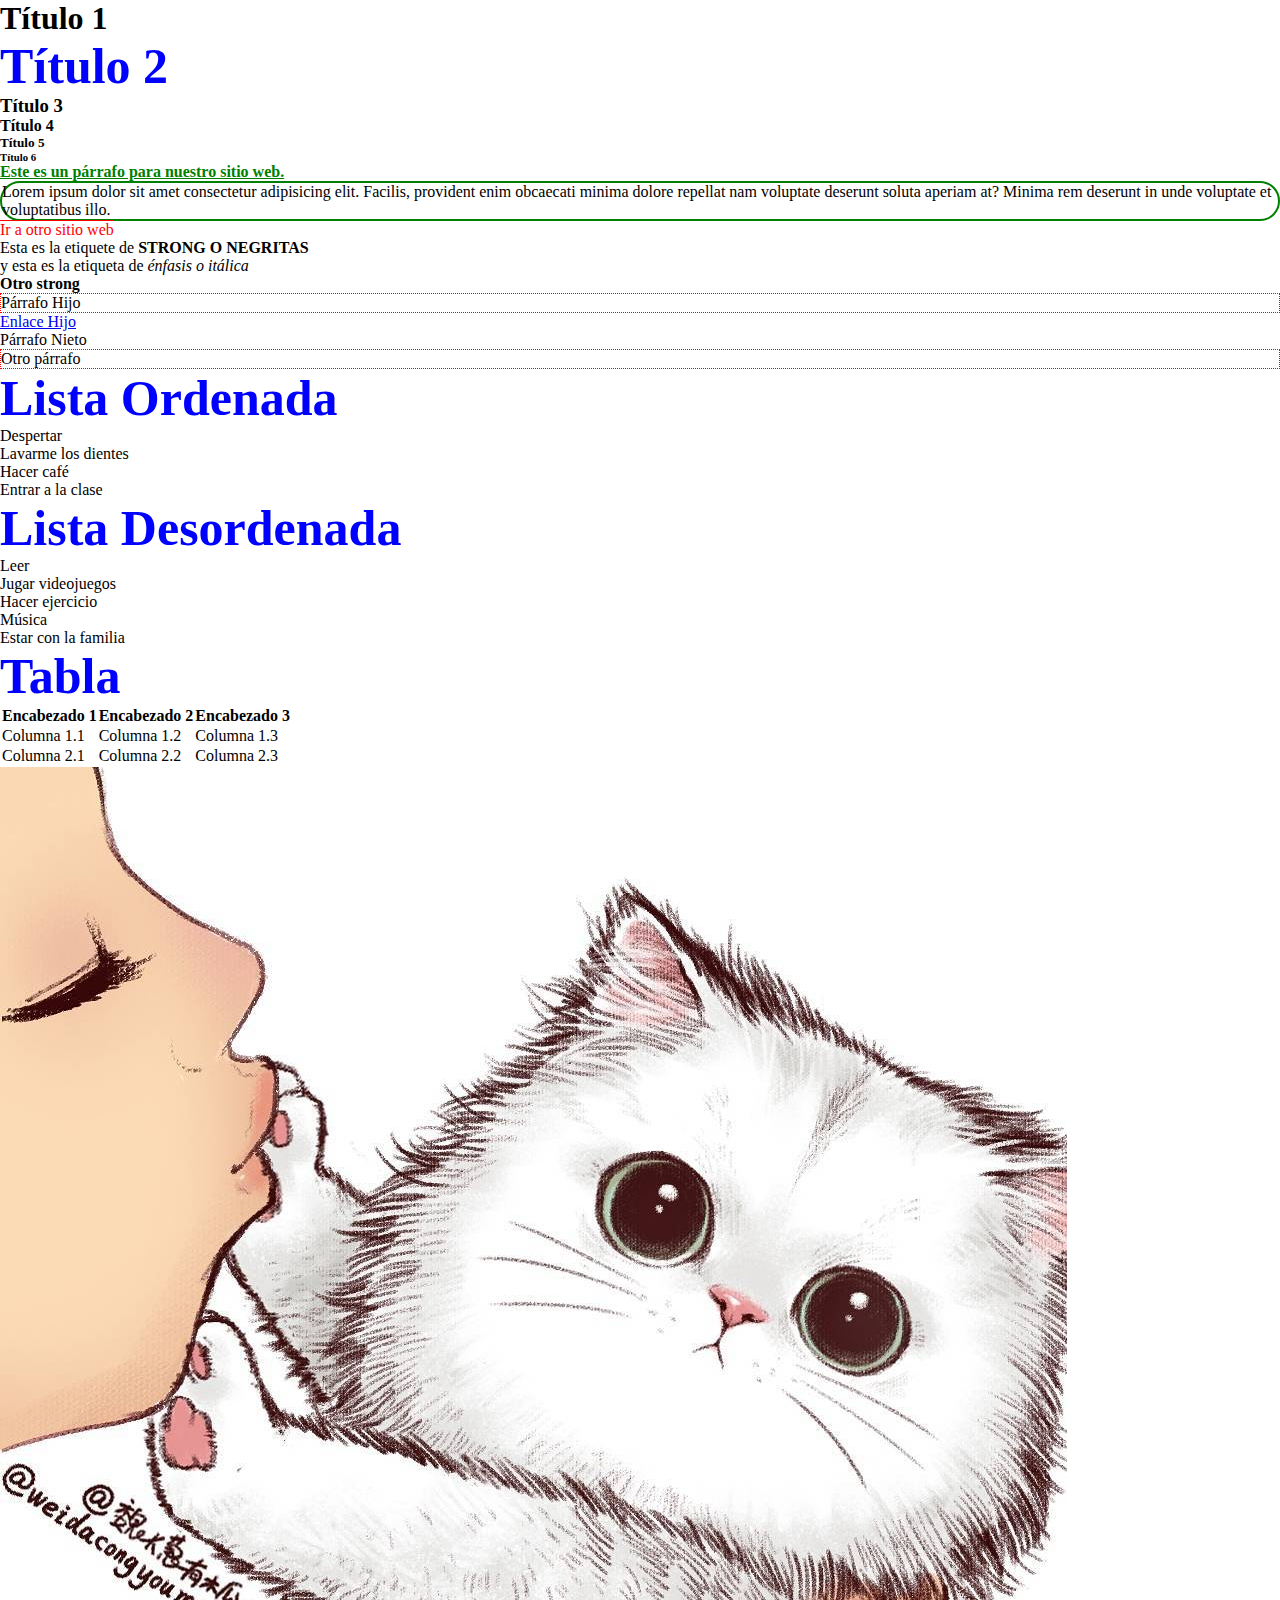
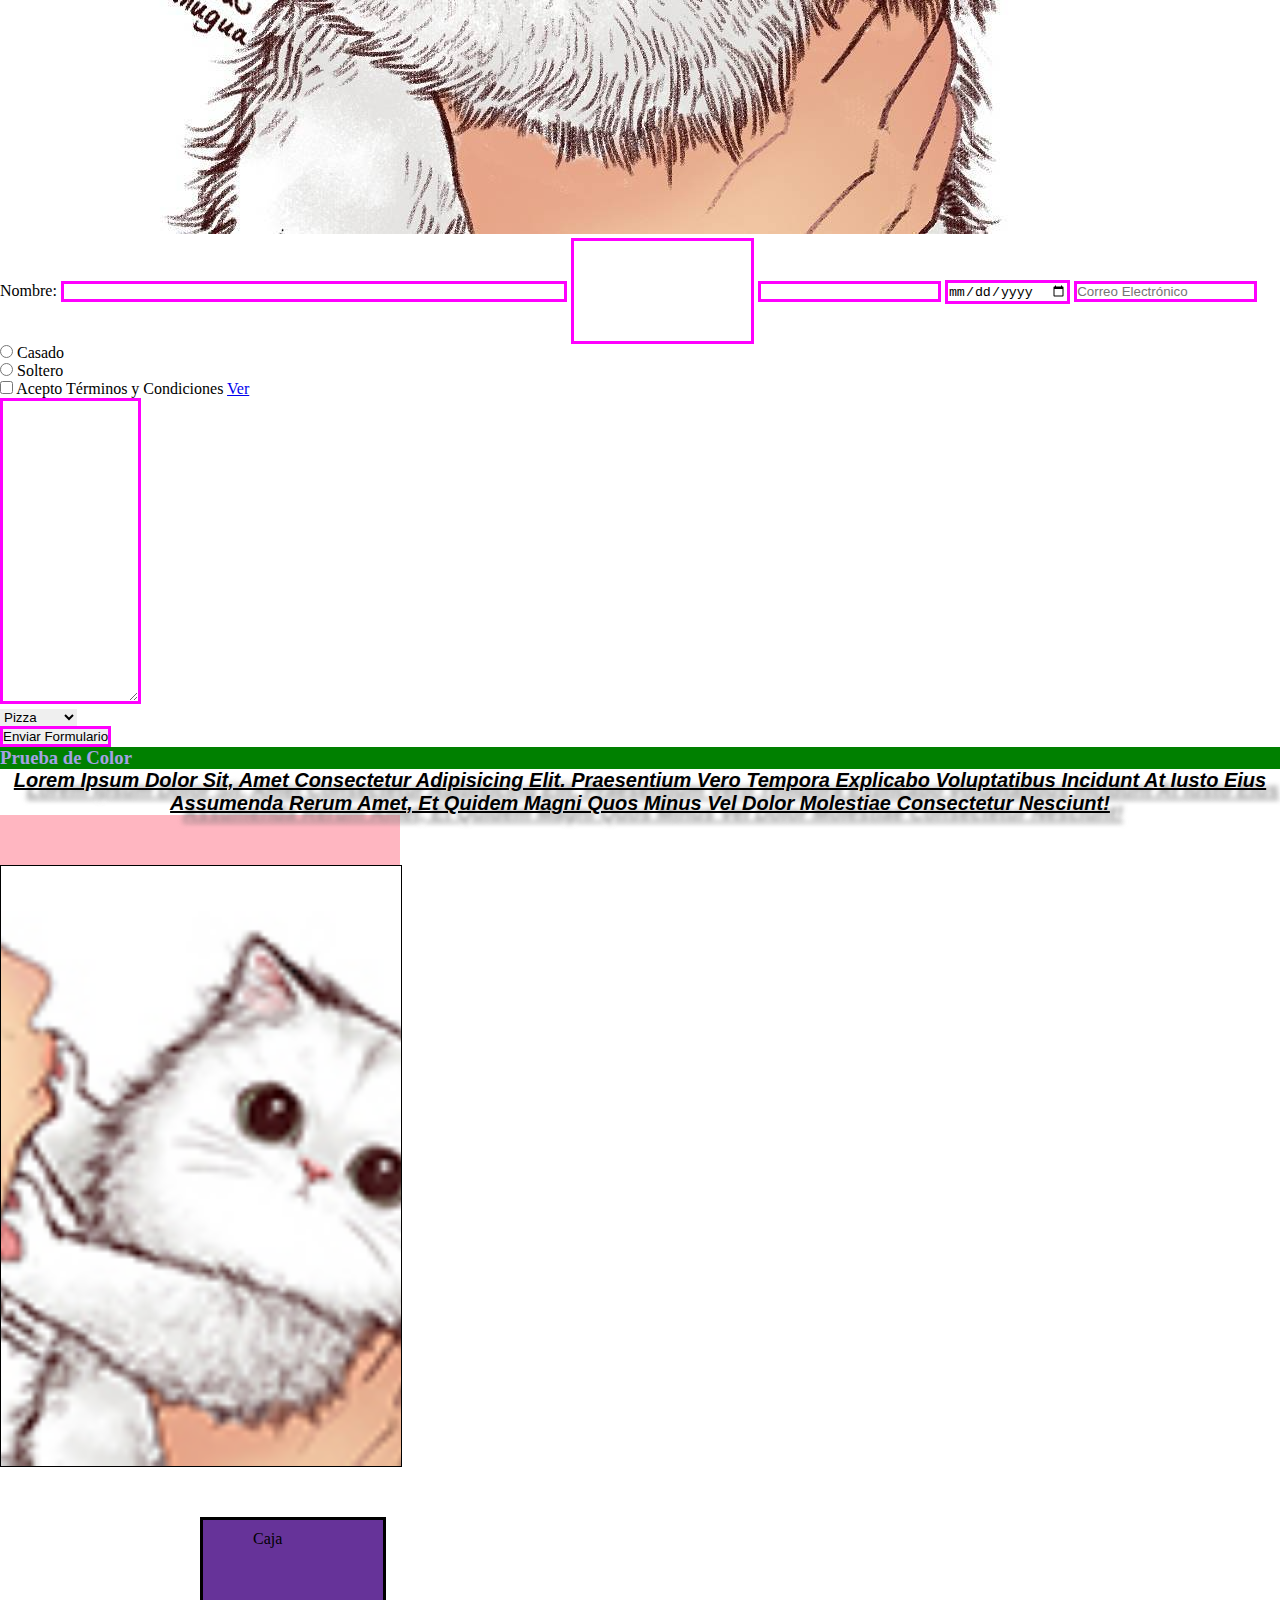
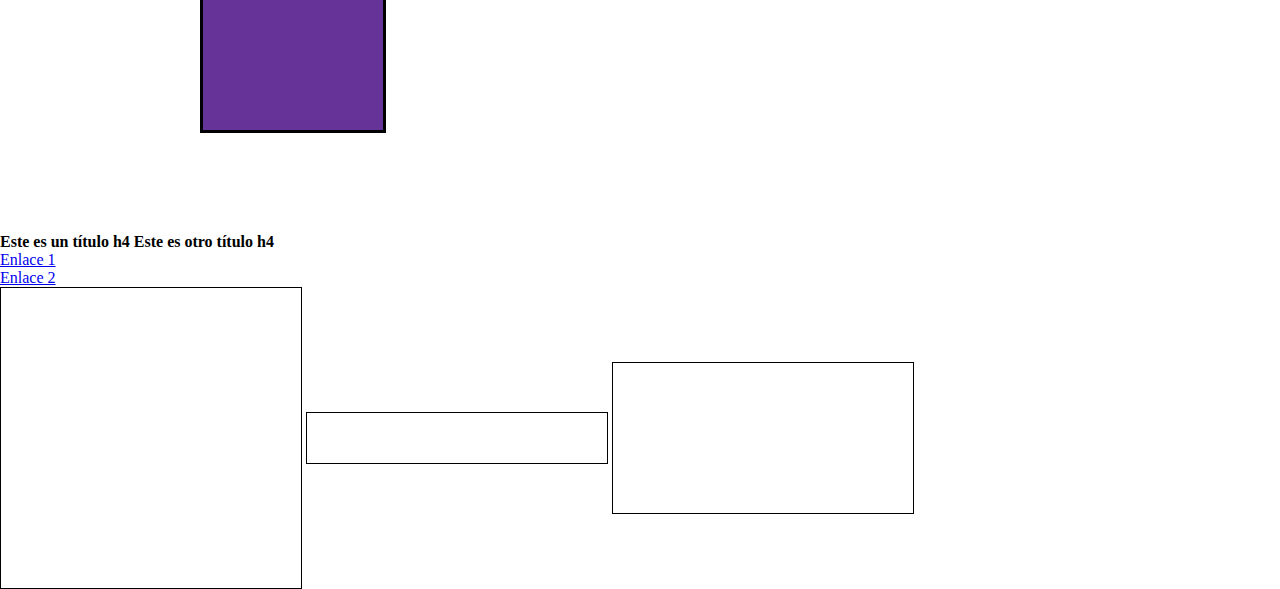
<file: 1.- intro/index.html>
<!DOCTYPE html> <!-- Documento es HTML 5 -->
<html lang="es"> <!-- Idioma español -->
<head>
    <meta charset="UTF-8"> <!-- Codificación incluye acentos, tildes, ñ, etc  -->
    <meta name="viewport" content="width=device-width, initial-scale=1.0">
    <title>Intro a HTML</title>
    <link rel="stylesheet" href="css/style.css" >
</head>
<body>
    <h1>Título 1</h1>
    <h2>Título 2</h2>
    <h3>Título 3</h3>
    <h4>Título 4</h4>
    <h5>Título 5</h5>
    <h6>Título 6</h6>

    <p id="green" class="red tacha bold">
        Este es un párrafo para nuestro sitio web.
    </p>

    <p id="parrafo_especial">
        Lorem ipsum dolor sit amet consectetur adipisicing elit. Facilis, provident enim obcaecati minima dolore repellat nam voluptate deserunt soluta aperiam at? Minima rem deserunt in unde voluptate et voluptatibus illo.
    </p>

    <a class="red" href="http://google.com">Ir a otro sitio web</a>

    <p>
        Esta es la etiquete de <strong>strong o negritas</strong> <br> y esta es la etiqueta de <em>énfasis o itálica</em>
    </p>
    <strong>Otro strong</strong>

    <div class="container">
        <p>Párrafo Hijo</p>
        <a href="#">Enlace Hijo</a>
        <div>
            <p>Párrafo Nieto</p>
        </div>
        <p>Otro párrafo</p>
    </div>
    <div class="tacha">
        <div class="abc"></div>
    </div>

    <h2>Lista Ordenada</h2>
    <ol>
        <li>Despertar</li>
        <li>Lavarme los dientes</li>
        <li>Hacer café</li>
        <li>Entrar a la clase</li>
    </ol>

    <h2>Lista Desordenada</h2>
    <ul>
        <li>Leer</li>
        <li>Jugar videojuegos</li>
        <li>Hacer ejercicio</li>
        <li>Música</li>
        <li>Estar con la familia</li>
    </ul>

    <h2>Tabla</h2>
    <table>
        <thead> <!-- Encabezado de Tabla -->
            <tr>
                <th>Encabezado 1</th> <!-- Celda del encabezado -->
                <th>Encabezado 2</th>
                <th>Encabezado 3</th>
            </tr>
        </thead>
        <tbody>
            <tr>
                <td>Columna 1.1</td>
                <td>Columna 1.2</td>
                <td>Columna 1.3</td>
            </tr>
            <tr>
                <td>Columna 2.1</td>
                <td>Columna 2.2</td>
                <td>Columna 2.3</td>
            </tr>
        </tbody>
    </table>

    <img src="images/gatito.jpg" alt="Imagen de un Gatito" >

    <div></div>

    <form action="/url-a-la-que-mandamos" method="post" >
        <div>
            <label>Nombre:</label>
            <input type="text" name="nombre" maxlength="10">
            <input type="number" name="numero" >
            <input type="password" name="contra" >
            <input type="date" name="fecha" >
            <input type="email" name="correo" placeholder="Correo Electrónico" >
        </div>
        <div>
            <input type="radio" name="estado_civil" value="casado" id="id_casado" >
            <label for="id_casado">Casado</label><br>
            <input type="radio" name="estado_civil" value="soltero" id="id_soltero" >
            <label for="id_soltero">Soltero</label>
        </div>
        <div>
            <input type="checkbox" name="terminos_condiciones" id="terminos" >
            <label for="terminos">
                Acepto Términos y Condiciones 
                <a href="www.google.com">Ver</a> 
            </label>
        </div>
        <div>
            <textarea name="comentario" cols="15" rows="20" ></textarea>
        </div>
        <div>
            <select name="comida">
                <option>Pizza</option>
                <option>Sushi</option>
                <option>Lasaña</option>
                <option>Pollo Frio</option>
                <option>Tacos</option>
            </select>
        </div>
        <div>
            <input type="submit" value="Enviar Formulario">
        </div>
    </form>
    <h3 class="color">Prueba de Color</h3>
    <p id="texto">
        Lorem ipsum dolor sit, amet consectetur adipisicing elit. Praesentium vero tempora explicabo voluptatibus incidunt at iusto eius assumenda rerum amet, et quidem magni quos minus vel dolor molestiae consectetur nesciunt!
    </p>
    <div class="tamano"></div>
    <div class="background"></div>
    <div id="box_model">
        Caja
    </div>

    <h4 class="inline" >Este es un título h4</h4>
    <h4 class="inline" >Este es otro título h4</h4>

    <a href="#" class="block">Enlace 1</a>
    <a href="#" class="block">Enlace 2</a>

    <div id="div1" class="inline-block" ></div>
    <div id="div2" class="inline-block" ></div>
    <div id="div3" class="inline-block" ></div>


</body>
</html>
</file>
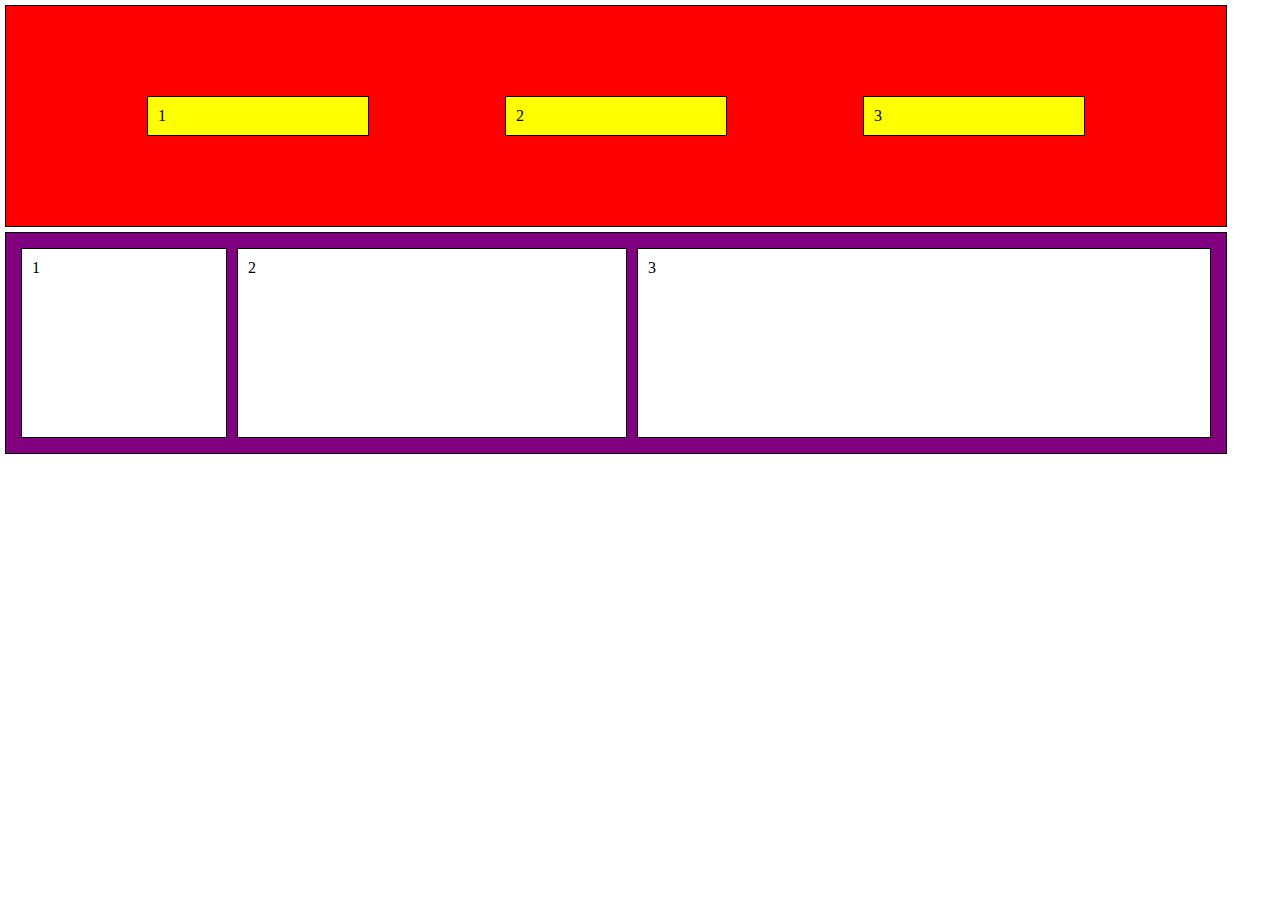
<file: 3.- Flex/index.html>
<!DOCTYPE html>
<html lang="en">
<head>
    <meta charset="UTF-8">
    <meta name="viewport" content="width=device-width, initial-scale=1.0">
    <title>Práctica de Flex</title>
    <link rel="stylesheet" href="css/style.css">
</head>
<body>
    <div class="container1">
        <div class="s1">
            1
        </div>
        <div class="s2">
            2
        </div>
        <div class="s3">
            3
        </div>
        <!--div class="s3">
            4
        </div>
        <div class="s3">
            5
        </div>
        <div class="s3">
            6
        </div>
        <div class="s3">
            7
        </div>
        <div class="s3">
            8
        </div-->
    </div>
    <div class="container2">
        <div class="section1">
            1
        </div>
        <div class="section2">
            2
        </div>
        <div class="section3">
            3
        </div>
    </div>
</body>
</html>
</file>
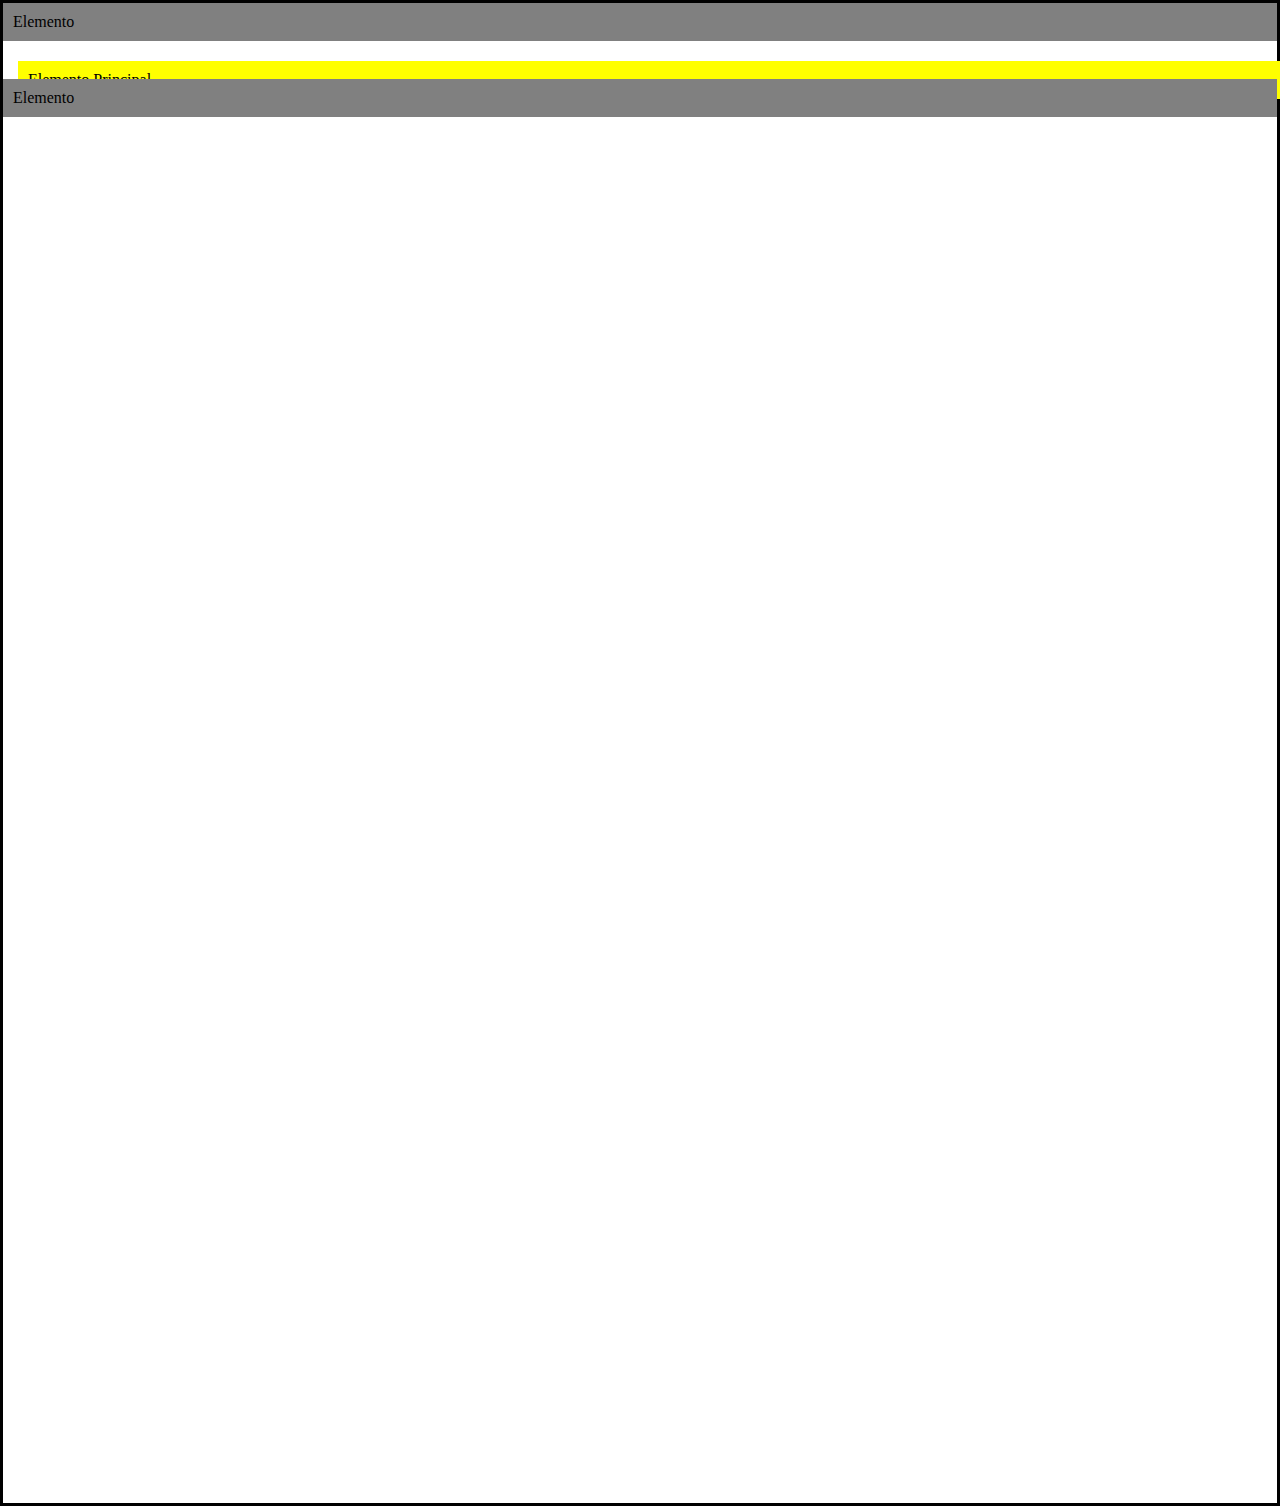
<file: 4.- Position/index.html>
<!DOCTYPE html>
<html lang="en">
<head>
    <meta charset="UTF-8">
    <meta name="viewport" content="width=device-width, initial-scale=1.0">
    <title>Práctica de Posiciones</title>
    <link rel="stylesheet" href="css/style.css" >
</head>
<body>
    <div class="container">
        <div class="element">Elemento</div>
        <div class="main-element">Elemento Principal</div>
        <div class="element">Elemento</div>
    </div>
</body>
</html>
</file>
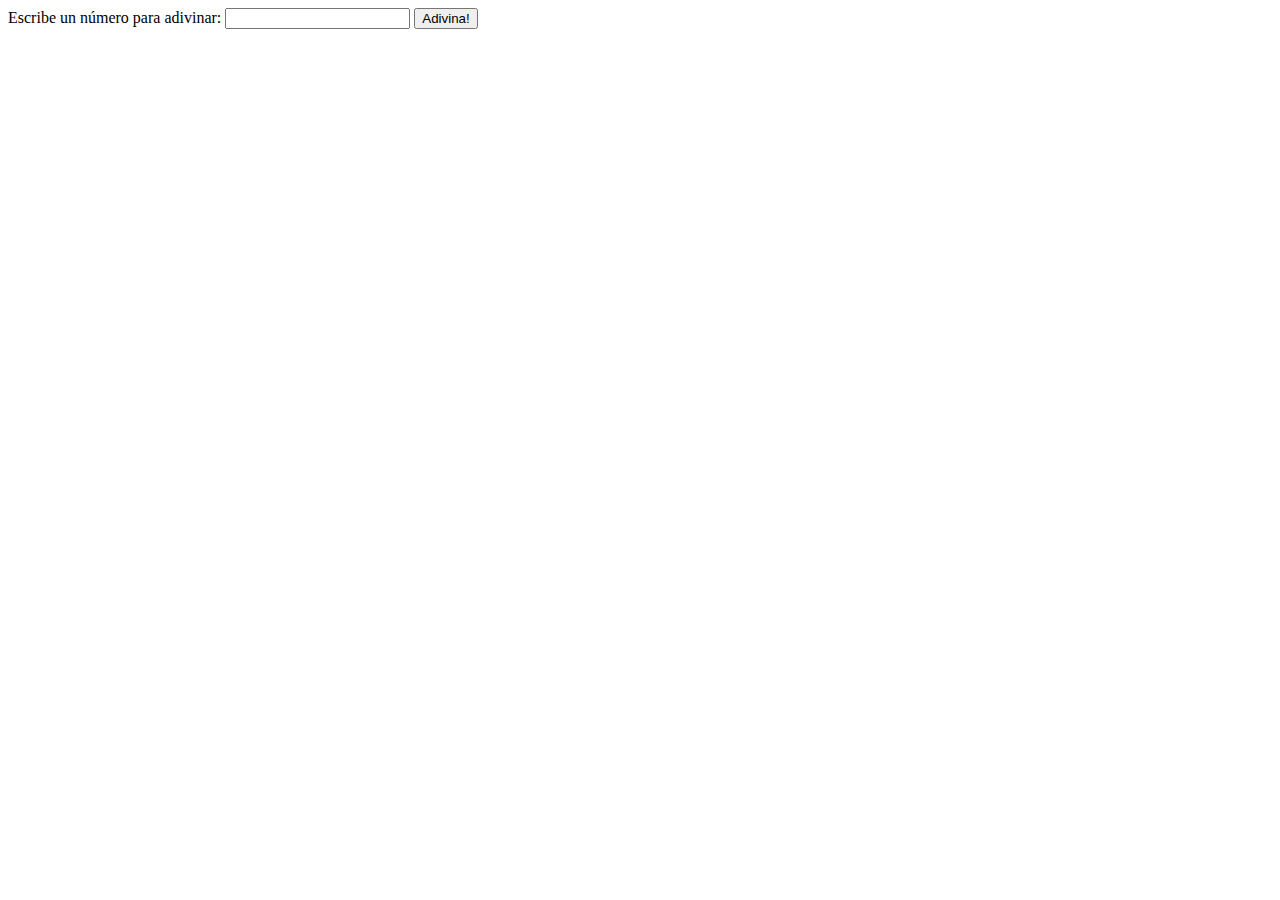
<file: 5.- Javascript/adivina-num/index.html>
<!DOCTYPE html>
<html lang="en">
<head>
    <meta charset="UTF-8">
    <meta name="viewport" content="width=device-width, initial-scale=1.0">
    <title>Desafío Adivina el número</title>
</head>
<body>
    <div>
        <label>Escribe un número para adivinar:</label>
        <input type="text" id="numero" >
        <button onclick="adivina_numero()">Adivina!</button>
        <div class="resultados"></div>
    </div>
    <script src="script.js" ></script>
</body>
</html>
</file>
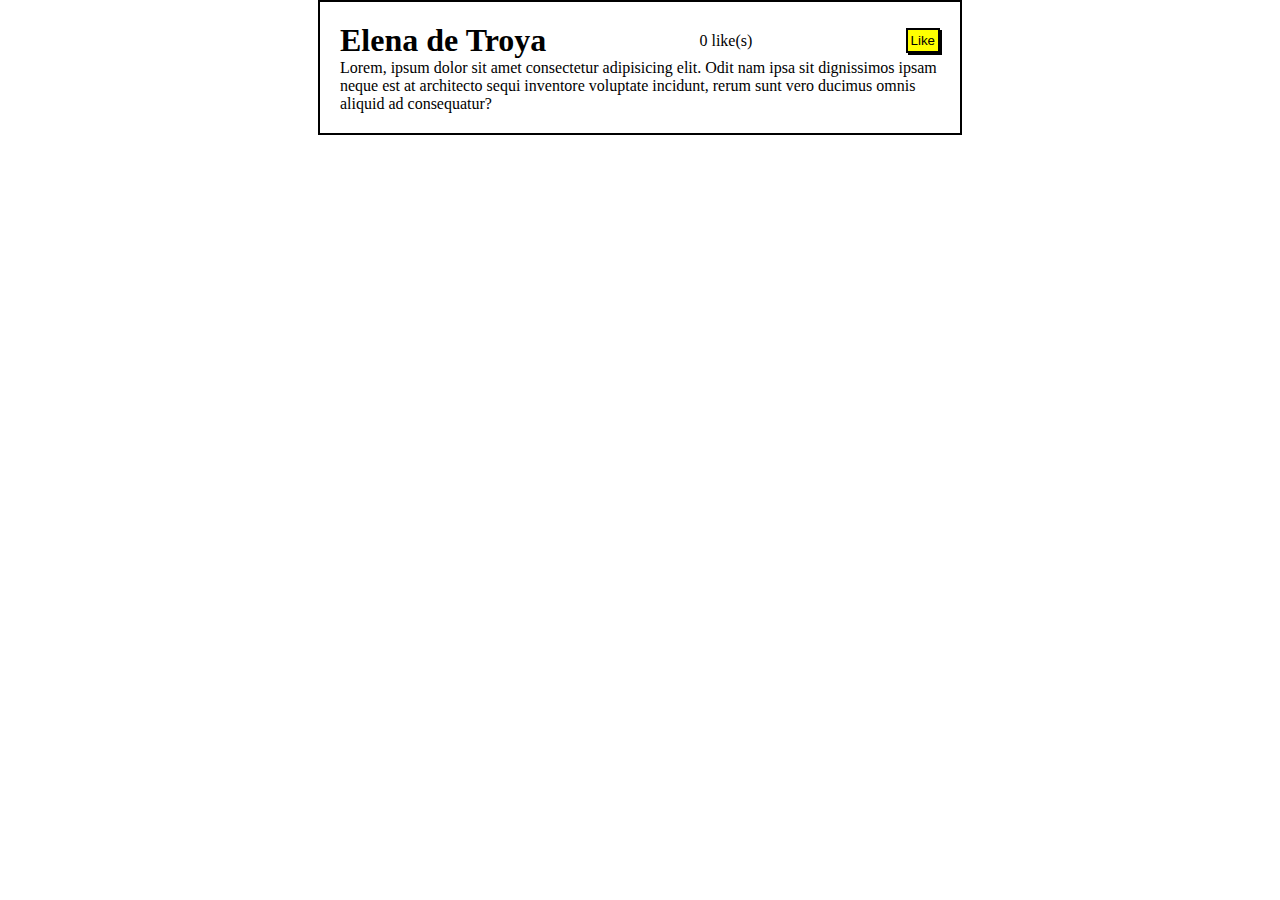
<file: 5.- Javascript/me-gusta/index.html>
<!DOCTYPE html>
<html lang="en">
<head>
    <meta charset="UTF-8">
    <meta name="viewport" content="width=device-width, initial-scale=1.0">
    <title>Me gusta - Parte 1</title>
    <link rel="stylesheet" href="style.css">
</head>
<body>
    <div class="container">
        <div class="row">
            <h1>Elena de Troya</h1>
            <p>
                <span id="numero">0</span> like(s)
            </p>
            <button onclick="me_gusta()">Like</button>
        </div>
        <p>
            Lorem, ipsum dolor sit amet consectetur adipisicing elit. Odit nam ipsa sit dignissimos ipsam neque est at architecto sequi inventore voluptate incidunt, rerum sunt vero ducimus omnis aliquid ad consequatur?
        </p>
    </div>
    <script src="script.js" ></script>
</body>
</html>
</file>
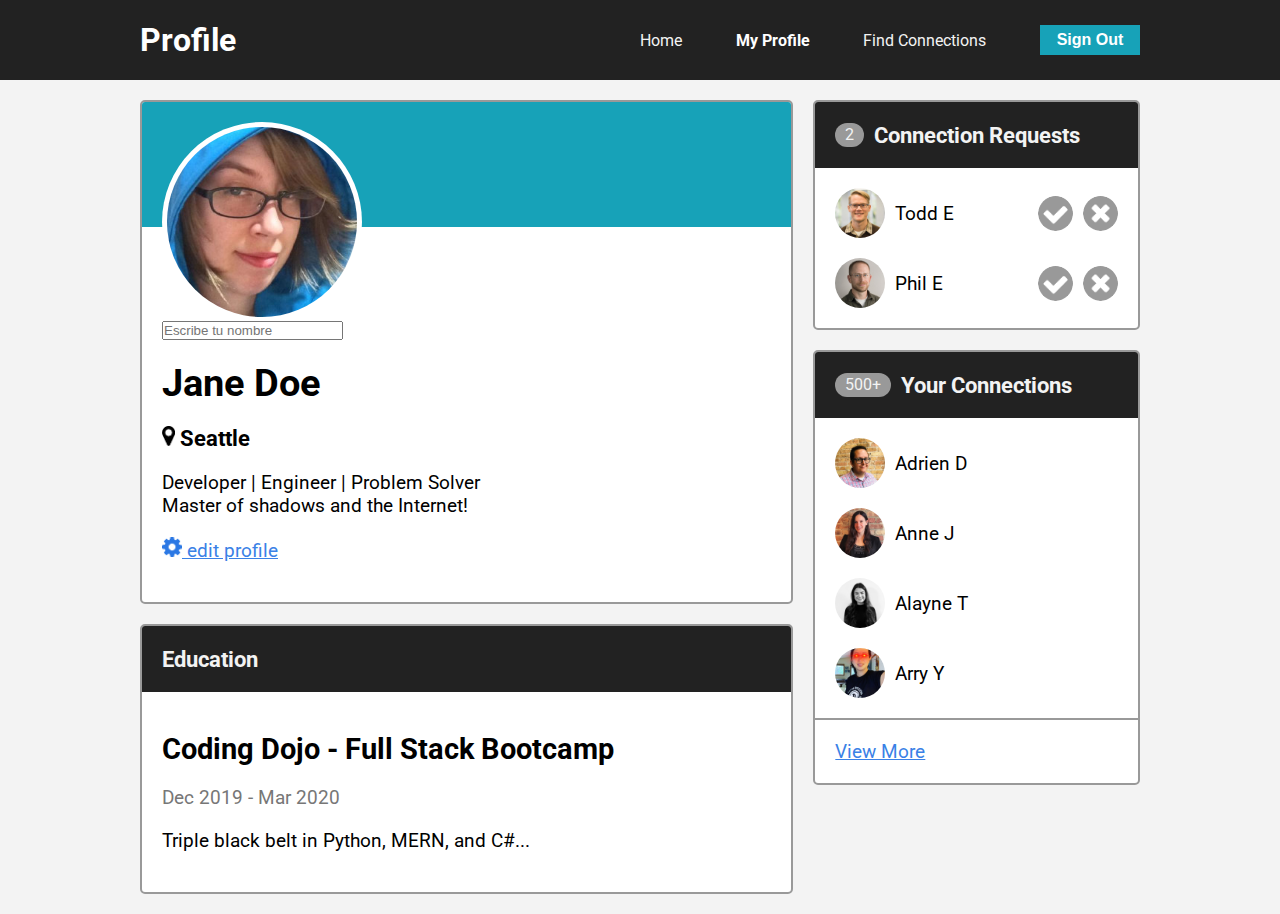
<file: 5.- Javascript/profile-page/index.html>
<!DOCTYPE html>
<html lang="en">
<head>
    <meta charset="UTF-8">
    <meta name="viewport" content="width=device-width, initial-scale=1.0">
    <title>Profile Page</title>
    <link rel="stylesheet" href="css/style.css">
    <link rel="preconnect" href="https://fonts.gstatic.com">
    <link href="https://fonts.googleapis.com/css2?family=Roboto&display=swap" rel="stylesheet">
</head>
<body>

    <!-- navbar -->
    <div class="nav">
        <div class="flex-container">
            <h1 class="nav-title" onclick="hicimos_click(this)">Profile</h1>
            <ul class="nav-links">
                <li><a href="#" onclick="cambiar_texto(this)" >Home</a></li>
                <li><a href="#" class="active" onclick="cambiar_texto(this)">My Profile</a></li>
                <li><a href="#" onclick="cambiar_texto(this)">Find Connections</a></li>
                <li><button class="btn" onclick="cerrar_sesion()">Sign Out</button></li>
            </ul>
        </div>
    </div>

    <!-- main -->
    <div class="flex-container main">

        <!-- 2/3 width column -->
        <div class="col-2">

            <!-- user info card -->
            <div class="card user-card">
                <div class="card-header">
                    <img onmouseover="mouse_dentro(this)" onmouseout="mouse_fuera(this)" src="images/jane-m.jpg" alt="jane" class="avatar-m">
                </div>
                <div class="card-body">

                    <input type="text" id="nombre" placeholder="Escribe tu nombre">

                    <h1 id="name">Jane Doe</h1>
                    
                    <h3 class="location"><img src="icons/map-marker.png" alt="pin" class="icon-s"> Seattle</h3>
                    
                    <p class="jobs">Developer | Engineer | Problem Solver<br>
                    Master of shadows and the Internet!</p>
                    <p><a href="#" onclick="editar_perfil()"><img src="icons/gear.png" alt="gear" class="icon-s"> edit profile</a></p>
                </div>
            </div>

            <!-- user education card -->
            <div class="card">
                <div class="card-header">
                    <h3>Education</h3>
                </div>
                <div class="card-body">
                    <h2>Coding Dojo - Full Stack Bootcamp</h2>
                    <p class="dates">Dec 2019 - Mar 2020</p>
                    <p>Triple black belt in Python, MERN, and C#...</p>
                </div>
            </div>

        </div>

        <!-- 1/3 width column -->
        <div class="col-1">

            <!-- connection requests card -->
            <div class="card">
                <div class="card-header">
                    <span class="badge" onclick="cerrar_sesion()">2</span>
                    <h3>Connection Requests</h3>
                </div>
                <ul class="card-list">
                    <li id="fila-todd" class="card-list-item">
                        <span>
                            <img src="images/todd-s.jpg" alt="todd" class="avatar-s">
                            Todd E
                        </span>
                        <span>
                            <img src="icons/accept-circle.png" alt="accept" class="icon">
                            <img ondblclick="eliminar(this)" onclick="eliminar_persona()" src="icons/close-circle.png" alt="close" class="icon">
                        </span>
                    </li>
                    <li class="card-list-item">
                        <span>
                            <img src="images/phil-s.jpg" alt="phil" class="avatar-s">
                            Phil E
                        </span>
                        <span>
                            <img src="icons/accept-circle.png" alt="accept" class="icon">
                            <img ondblclick="eliminar(this)" src="icons/close-circle.png" alt="close" class="icon">
                        </span>
                    </li>
                </ul>
            </div>

            <!-- your connections card -->
            <div class="card">
                <div class="card-header">
                    <span class="badge">500+</span>
                    <h3>Your Connections</h3>
                </div>
                <ul class="card-list">
                    <li class="card-list-item start">
                        <img src="images/adrien-s.jpg" alt="adrien" class="avatar-s">
                        Adrien D
                    </li>
                    <li class="card-list-item start">
                        <img src="images/anne-s.jpg" alt="anne" class="avatar-s">
                        Anne J
                    </li>
                    <li class="card-list-item start">
                        <img src="images/alayne-s.jpg" alt="alayne" class="avatar-s">
                        Alayne T
                    </li>
                    <li class="card-list-item start">
                        <img src="images/arry-s.jpg" alt="arry" class="avatar-s">
                        Arry Y
                    </li>
                </ul>
                <div class="card-footer">
                    <a href="#">View More</a>
                </div>
            </div>

        </div>
    </div>
    <script src="js/script.js" ></script>
</body>
</html>
</file>
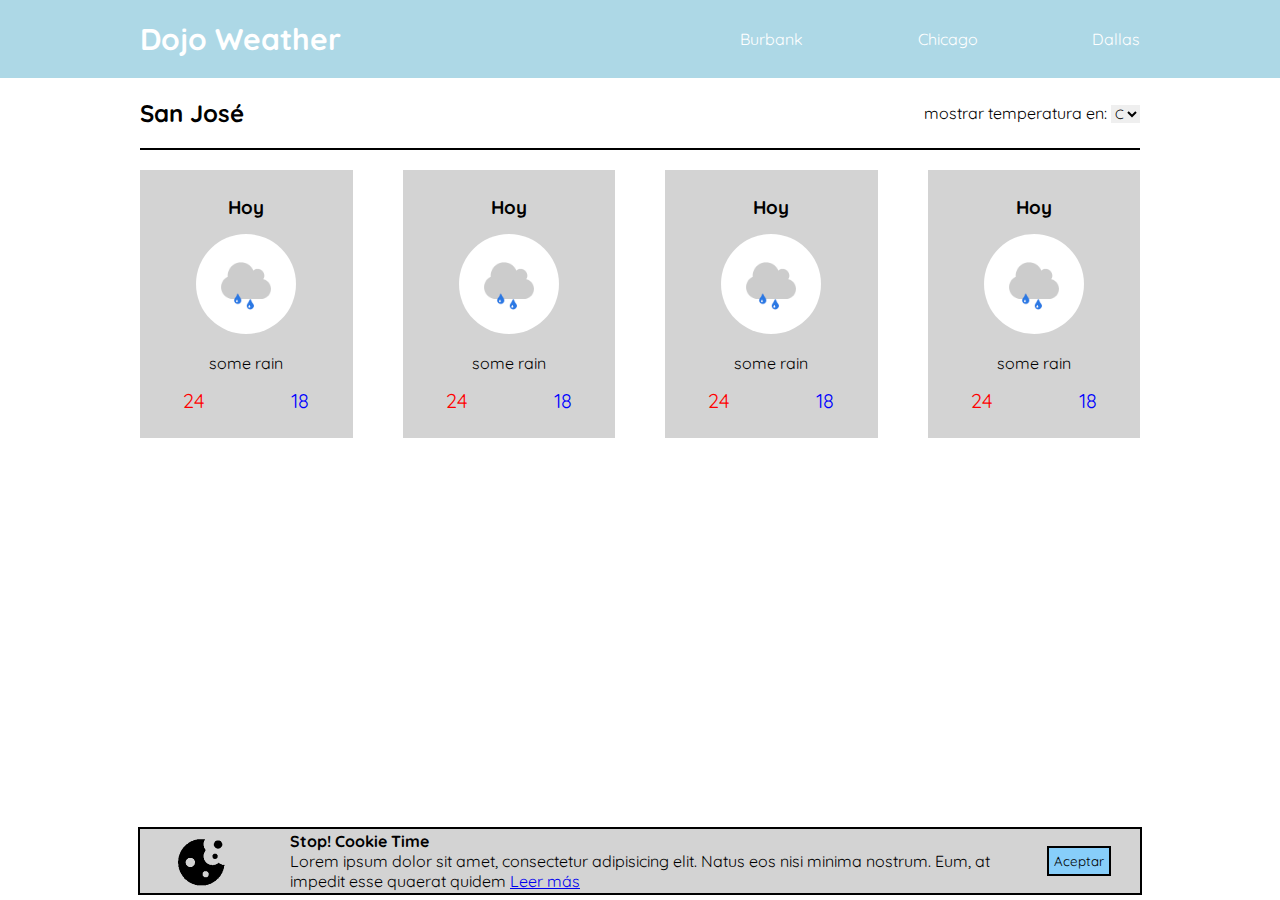
<file: 5.- Javascript/tiempo-dojo/index.html>
<!DOCTYPE html>
<html lang="en">
<head>
    <meta charset="UTF-8">
    <meta name="viewport" content="width=device-width, initial-scale=1.0">
    <title>Tiempo Dojo</title>
    <link rel="stylesheet" href="css/style.css">
    <link rel="preconnect" href="https://fonts.googleapis.com">
    <link rel="preconnect" href="https://fonts.gstatic.com" crossorigin>
    <link href="https://fonts.googleapis.com/css2?family=Quicksand&display=swap" rel="stylesheet">
</head>
<body>
    <header>
        <nav>
            <h1>Dojo Weather</h1>
            <ul>
                <li><a onclick="alerta(this)" href="#">Burbank</a></li>
                <li><a onclick="alerta(this)" href="#">Chicago</a></li>
                <li><a onclick="alerta(this)" href="#">Dallas</a></li>
            </ul>
        </nav>
    </header>
    <main>
        <div class="san-jose">
            <h2>San José</h2>
            <form>
                <label>mostrar temperatura en:</label>
                <select onchange="cambiar_temperatura()">
                    <option>C</option>
                    <option>F</option>
                </select>
            </form>
        </div>
        <div class="semana">
            <div class="dia">
                <h3 id="prueba">Hoy</h3>
                <img src="assets/some_rain.png" alt="some rain">
                <p>some rain</p>
                <div class="temperaturas">
                    <span class="max" id="temp0">24</span>
                    <span class="min" id="temp1">18</span>
                </div>
            </div>
            <div class="dia">
                <h3>Hoy</h3>
                <img src="assets/some_rain.png" alt="some rain">
                <p>some rain</p>
                <div class="temperaturas">
                    <span class="max" id="temp2">24</span>
                    <span class="min" id="temp3">18</span>
                </div>
            </div>
            <div class="dia">
                <h3>Hoy</h3>
                <img src="assets/some_rain.png" alt="some rain">
                <p>some rain</p>
                <div class="temperaturas">
                    <span class="max" id="temp4">24</span>
                    <span class="min" id="temp5">18</span>
                </div>
            </div>
            <div class="dia">
                <h3>Hoy</h3>
                <img src="assets/some_rain.png" alt="some rain">
                <p>some rain</p>
                <div class="temperaturas">
                    <span class="max" id="temp6">24</span>
                    <span class="min" id="temp7">18</span>
                </div>
            </div>
        </div>
    </main>
    <footer>
        <div class="cookies">
            <img src="assets/cookie.png" alt="cookie">
            <div>
                <h4>Stop! Cookie Time</h4>
                <p>
                    Lorem ipsum dolor sit amet, consectetur adipisicing elit. Natus eos nisi minima nostrum. Eum, at impedit esse quaerat quidem <a href="#">Leer más</a>
                </p>
            </div>
            <button onclick="eliminar_cookies()">Aceptar</button>
        </div>
    </footer>
    <script src="js/script.js" ></script>
</body>
</html>
</file>
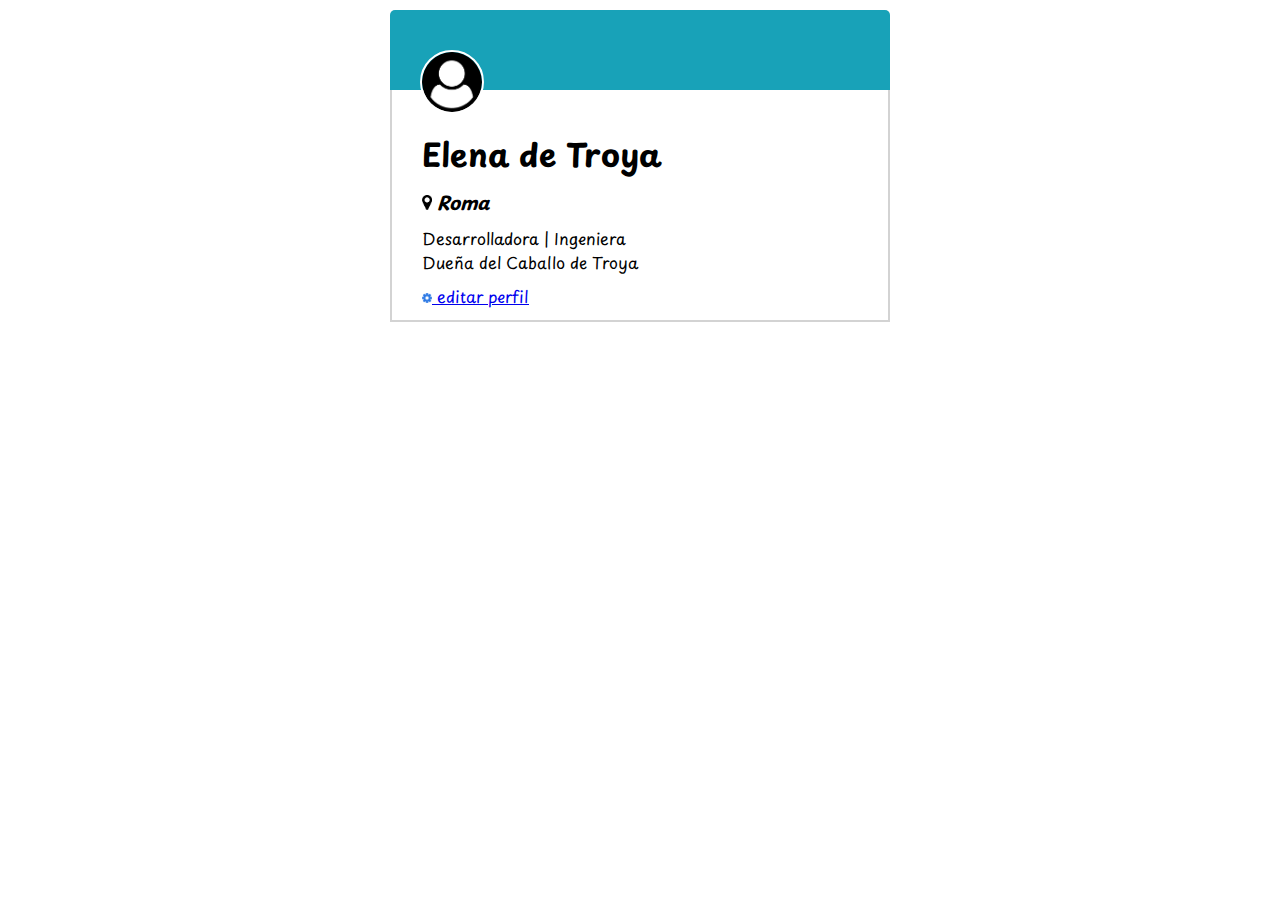
<file: 4.- Position/tarjeta.html>
<!DOCTYPE html>
<html lang="en">
<head>
    <meta charset="UTF-8">
    <meta name="viewport" content="width=device-width, initial-scale=1.0">
    <title>Tarjeta de Usuario</title>
    <link rel="stylesheet" href="css/tarjeta.css">
    <link rel="preconnect" href="https://fonts.googleapis.com">
    <link rel="preconnect" href="https://fonts.gstatic.com" crossorigin>
    <link href="https://fonts.googleapis.com/css2?family=Playpen+Sans&display=swap" rel="stylesheet">
</head>
<body>
    <div class="card">
        <div class="card-header">
            <img src="icons/user-circle.png" alt="Avatar" class="img-header" >
        </div>
        <div class="card-body">
            <h1>Elena de Troya</h1>
            <h3>
                <img src="icons/map-marker.png" alt="Marcador de Mapa" class="icon">
                Roma
            </h3>
            <p>
                Desarrolladora | Ingeniera <br>
                Dueña del Caballo de Troya
            </p>
            <a href="#">
                <img src="icons/gear.png" alt="Engrane" class="icon">
                editar perfil
            </a>
        </div>
    </div>
</body>
</html>
</file>
<file: 5.- Javascript/me-gusta/style.css>
* {
    margin: 0;
    padding: 0;
    border: 0;
}

.container {
    width: 600px;
    border: 2px solid black;
    margin: 0 auto;
    padding: 20px;
}

.row {
    display: flex;
    align-items: center; /*Alineación Vertical*/
    justify-content: space-between; /*Distribuye horizontalmente*/
}

button {
    background-color: yellow;
    padding: 3px;
    box-shadow: 2px 2px 0 black;
    border: 2px solid black;
}

button:active {
    background-color: yellowgreen;
    box-shadow: none;
}
</file>
<file: 5.- Javascript/tiempo-dojo/css/style.css>
* {
    border: 0;
    margin: 0;
    padding: 0;
    font-family: 'Quicksand', sans-serif;
}

header {
    background-color: lightblue;
}

nav {
    width: 1000px;
    margin: 0 auto;
    display: flex;
    align-items: center;
    justify-content: space-between;
    /*height: Xpx*/
    padding: 20px 0;
}

nav ul {
    display: flex;
    list-style: none; /*Quitar viñetas*/
    width: 40%;
    justify-content: space-between;
}

nav h1, nav a {
    color: white;
    text-decoration: none;
}

h1 {
    font-size: 30px;
}

.san-jose {
    display: flex;
    width: 1000px;
    margin: 0 auto;
    align-items: center;
    justify-content: space-between;
    border-bottom: 2px solid black;
    padding: 20px 0;
}

.semana {
    width: 1000px;
    margin: 0 auto;
    display: flex;
    gap: 5%; /*Solo los huecos y siempre y cuando tenga display flex*/
    margin-top: 20px;
}

.dia {
    /* border: 1px solid black; /*temp
    height: 100px;temp */
    flex: 1; /*1/4*/
    text-align: center;
    background-color: lightgray;
    padding: 25px 0;
}

.dia img {
    width: 100px;
    border-radius: 50%;
    margin: 15px 0;
}

.temperaturas {
    margin-top: 15px;
    display: flex;
    justify-content: space-around;
    font-size: 20px;
}

.max {
    color: red;
}

.min {
    color: blue;
}

footer {
    position: fixed;
    bottom: 5px;
    width: 100%;
}

.cookies {
    width: 1000px;
    margin: 0 auto;
    border: 2px solid black;
    background-color: lightgray;
    display:flex;
    justify-content: space-around;
    align-items: center;
}

.cookies p {
    width: 700px;
}

.cookies button {
    border: 2px solid black;
    background-color: lightskyblue;
    padding: 5px;
}
</file>
<file: 4.- Position/css/tarjeta.css>
* {
    margin: 0;
    padding: 0;
    border: 0;
    font-family: 'Playpen Sans', cursive;
}

.card {
    width: 500px;
    margin: 10px auto;
}

.card-header {
    background-color: #18a2b8;
    height: 80px;
    border-radius: 5px 5px 0 0;
}

/*
.card-header img
*/
.img-header {
    width: 60px;
    border: 2px solid white;
    border-radius: 50%;
    position: relative;
    top: 40px;
    left: 30px;
}

.card-body {
    border: 2px solid lightgray;
    height: 150px; /*Temporal*/
    padding: 40px 30px;
    border-top: 0;
}

.icon {
    width: 10px;
}

.card-body h3 {
    font-style: italic;
}

.card-body h3, .card-body h1, .card-body p {
    margin-bottom: 10px;
}
</file>
<file: 1.- intro/css/style.css>
/* CSS - Cascade Style Sheets */
/*
SELECTORES BÁSICOS:

etiqueta {
    propiedad: valor;
}

.clase {
    propiedad: valor;
}

#id {
    propiedad: valor;
}

*/

/*CSS RESET*/
* {
    margin: 0;
    padding: 0;
    border: 0;
}

h2 {
    color: blue;
    font-size: 50px;
}

.red {
    color: red;
}

.tacha {
    text-decoration: line-through;
}

.bold {
    font-weight: bold;
    text-decoration: underline;
}

#parrafo_especial {
    border: 2px solid green;
    border-radius: 20px;
}

#green {
    color: green;
}

/*Jerarquía: ID, CLASE, ETIQUETA*/

p strong { /*Etiqueta strong que está dentro de párrafo*/
    text-transform: uppercase;
}
/*
.red strong
#parrafo_especial em
.tacha .abc
*/

.container > p { /*Descendiente directo*/
    border: 1px dotted red;
}

a.red { /*Ambos selectores se deben cumplir*/
    text-decoration: overline;
}
/*
h2.under
.red.under
p.abc
*/

input[type="text"] {
    width: 500px;
}

input[type="number"] {
    height: 100px;
}

input, textarea {
    border: 3px solid magenta;
}
/*
input {
    border: 3px solid magenta;
}
textarea {
    border: 3px solid magenta;
}
*/

/*COLORES*/
.color {
    /*Cambio de color de letra*/
    /* color: magenta; */
    /* color: #519c65;  */
    color: rgb(165, 162, 228);
    background-color: green;
}

/*TEXTO*/
#texto {
    text-align: center; /*left, center, right, justify*/
    text-decoration: underline; /*underline, line-through, none, overline*/
    text-transform: capitalize; /*capitalize, uppercase, lowercase*/
    font-style: italic; /*italic, normal*/
    font-weight: bold; /*bold, normal, light, 100, 300, 900*/
    font-size: 20px;
    font-family: sans-serif; /*sans-serif, serif, monospace, cursive*/
    text-shadow: 13px 10px 5px rgba(111,111,111,0.72);
}

/*TAMAÑO*/
.tamano {
    background-color: lightpink;
    width: 400px; /*ANCHO*/
    height: 50px; /*ALTO*/
}

/*FONDO*/
.background {
    width: 400px;
    height: 600px;
    border: 1px solid black;

    background-color: aqua;
    background-image: url(../images/gatito_small.jpg);
    background-repeat: no-repeat; /*no-repeat, repeat-x, repeat-y*/
    background-position: center;
    background-size: cover; /*cover: estira vertical, contain: estira horizontal*/
}

/*MODELO DE CAJA*/
#box_model {
    background-color: rebeccapurple;
    width: 100px;
    height: 100px;
    /*Margin es el espacio entre mi caja y el resto de la página*/
    /* margin: 20px; */
    margin-top: 20px; /*-top, -right, -bottom, -left*/
    margin: 50px 15px; /*ArribaAbajo IzqDer*/
    margin: 50px 10px 100px 200px; /*arr der aba izq*/
    /*Padding margen interno */
    padding: 20px;
    padding-top: 20px;
    padding: 50px 15px;
    padding: 10px 30px 100px 50px;
    border: 3px solid black; /*solid dotted dashed double*/
    /*margin: 0 auto; centra horizontalmente*/
}

#box_model:hover {
    cursor: pointer;
    background-color: magenta;
}

.inline {
    /*Me despliega los elementos en una sola línea. PERO no puedo dar tamaño*/
    display: inline;
}

.block {
    display: block;
}

.inline-block {
    /*Me despliega los elementos en una misma línea y me permite colocar un tamaño*/
    display: inline-block;
    width: 300px;
    height: 100px;
    border: 1px solid black;
    vertical-align: middle; /*top, bottom, middle*/
}

#div1 {
    height: 300px;
}

#div2 {
    height: 50px;
}

#div3 {
    height: 150px;
}
</file>
<file: 3.- Flex/css/style.css>
/*CSS RESET*/
* {
    margin: 0;
    padding: 0;
    border: 0;
}

div {
    border: 1px solid black;
    padding: 10px;
    margin: 5px;
}

.container1 {
    background-color: red;
    width: 1200px;
    height: 200px;
    display: flex;
    /*Acomodo vertical*/
    align-items: center; /*stretch, flex-start, flex-end, center*/
    /*Acomodo horizontal*/
    justify-content: space-evenly; /*flex-start, flex-end, space-around, space-between, space-evenly*/
    /*Dirección*/
    flex-direction: row; /*row, row-reverse, column, column-reverse*/
    /*flex-wrap: wrap; los elementos que sobresalgan del contenedor se van a una siguiente fila/columna*/
}

/*
.container1 div
.s1, .s2, .s3
*/
.container1 > div {
    width: 200px;
    background-color: yellow;
}

.container2 {
    background-color: purple;
    width: 1200px;
    height: 200px;
    display: flex;
}

.section1, .section2, .section3 {
    background-color: white;
    flex: 1;
}

.section2 {
    flex: 2;
}

.section3 {
    flex: 3;
}

/*
.section1: 1 -> 1/6
.section2: 2 -> 2/6 = 1/3
.section3: 3 -> 3/6 = 1/2
TOTAL: 6
*/
</file>
<file: 4.- Position/css/style.css>
/*CSS RESET*/
* {
    padding: 0;
    margin: 0;
    border: 0;
}

.container {
    border: 3px solid black;
    height: 1500px;
    position: relative;
}

.element {
    background-color: gray;
    padding: 10px;
    position: relative;
}

.main-element {
    background-color: yellow;
    padding: 10px;
    /*position: static; /*Por Default. No se mueve*/
    position: relative; /*Me permite mover elemento, se mueve en base a la posición original. No afecta el resto de los elementos */
    /*position: absolute; /*Se va a mover basada en elemento padre (con position relative). Elementos alrededor me ignoran*/
    /*position: fixed; /*Actua absolute PERO no se ve afectado por scroll*/
    /*position: sticky; /*Posición original y al hacer scroll se pega a la pantalla*/

    /*top, bottom, left, right*/
    top: 20px;
    left: 15px;
}
</file>
<file: 5.- Javascript/profile-page/css/style.css>
/* CSS Reset */

* {
    margin: 0;
    padding: 0;
}

/* styles to apply to body */

body {
    background-color: #f3f3f3;
    font-family: 'Roboto', sans-serif;
}

.flex-container {
    width: 1000px;
    margin: 0 auto;
}

.flex-container, .nav-links, .nav {
    display: flex;
    justify-content: space-between;
    align-items: center;
}

.nav {
    height: 80px;
    background-color: #222;
    color: #fff;
    margin-bottom: 20px;
}

.nav-links {
    width: 50%;
    list-style-type: none;
    align-items: center;
}

.nav-links a {
    color: #f3f3f3;
    text-decoration: none;
}

.nav-links a.active {
    color: #fff;
    font-weight: bold;
}

.btn {
    height: 30px;
    width: 100px;
    color: #fff;
    background-color: #17a2b8;
    border: none;
    font-size: 1rem;
    font-weight: bold;
}

.flex-container.main {
    align-items: flex-start;
}

.col-2 {
    flex: 2;
    margin-right: 20px;
}

.col-1 {
    flex: 1;
}

.card {
    background-color: #fff;
    border: 2px solid #999;
    margin-bottom: 20px;
    border-radius: 5px;
    font-size: 1.2rem;
    overflow: hidden;
}


.card-header {
    padding: 20px;
    background-color: #222;
    color: #f3f3f3;
}

.card-header {
    display: flex;
    align-items: center;
}

.card-body {
    padding: 20px;
}

.card-body h1, 
.card-body h2,
.card-body h3,
.card-body p {
    margin: 20px 0px;
}

.user-card .card-header {
    background-color: #17a2b8;
    height: 85px;
    margin-bottom: 70px;
    display: block;
}

.card-footer {
    border-top: 2px solid #999;
    display: flex;
    align-items: center;
    padding: 20px;
}

.avatar-m {
    border-radius: 50%;
    background-color: #fff;
    height: 190px;
    padding: 5px;
}

.icon-s {
    height: 20px;
}

a {
    color: #3a81e6;
}

.dates {
    color: #777;
}

.card-list {
    padding: 0 20px;
    padding-top: 20px;
    list-style-type: none;
}

.card-list-item, 
.card-list-item > * {
    display: flex;
    align-items: center;
}

.card-list-item {
    margin-bottom: 20px;
    justify-content: space-between;
}

.card-list-item.start {
    justify-content: flex-start;
}

.avatar-s, .icon {
    height: 50px;
    border-radius: 50%;
    margin-right: 10px;
}

.icon {
    height: 35px;
}

.icon, .btn {
    cursor: pointer;
}

.icon:last-child {
    margin-right: 0;
}

.badge {
    font-size: 1rem;
    height: 24px;
    line-height: 24px;
    padding: 0 10px;
    background-color: #999;
    border-radius: 12px;
    margin-right: 10px;
}
</file>
